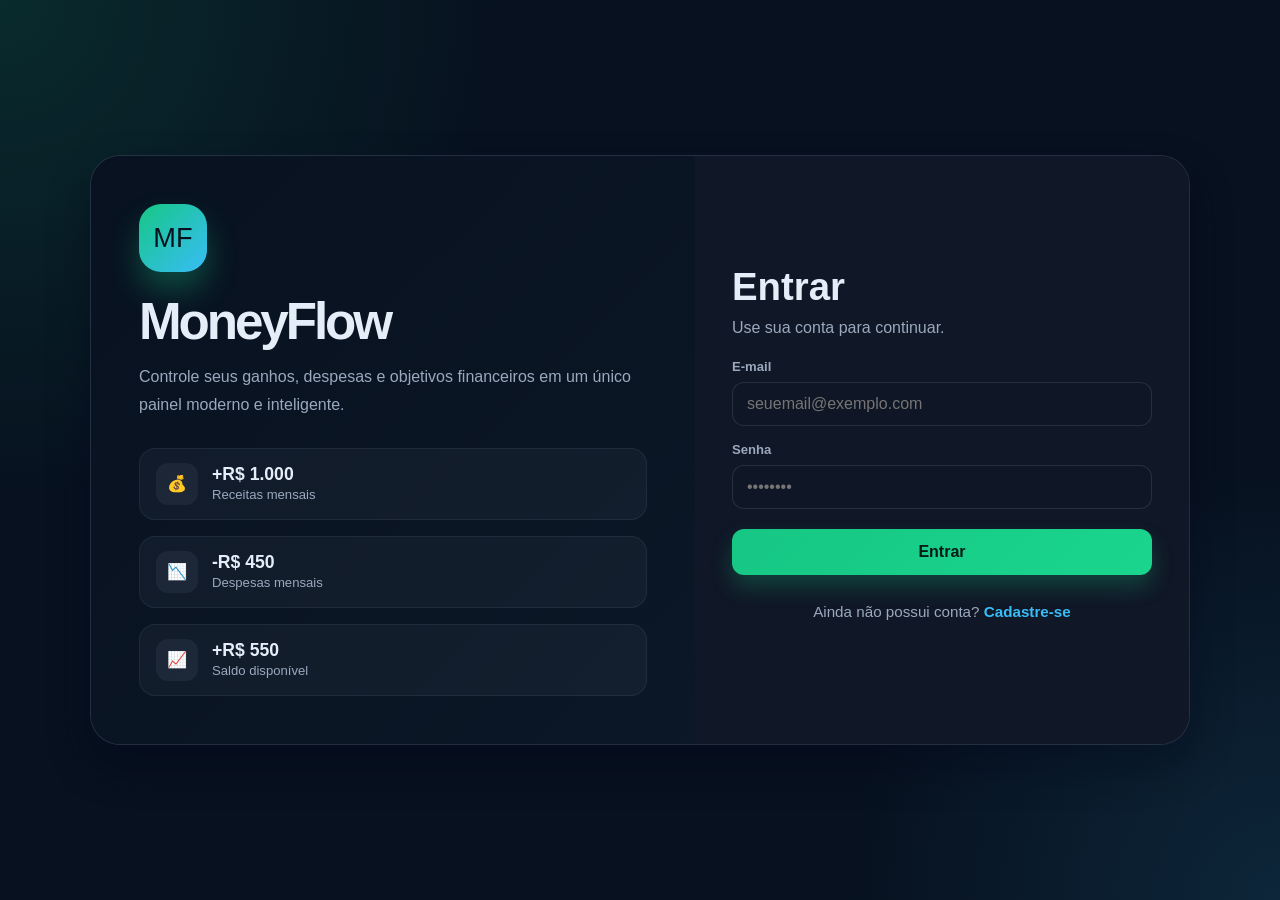
<file: index.html>
<!DOCTYPE html>
<html lang="pt-BR">
  <head>
    <meta charset="UTF-8" />
    <meta name="viewport" content="width=device-width, initial-scale=1.0" />
    <title>MoneyFlow</title>
    <link rel="icon" href="assets/icons/favicon.svg" type="image/svg+xml" />
    <script>
      const currentUser = JSON.parse(localStorage.getItem('moneyflow_current_user') || 'null');
      if (currentUser) {
        window.location.href = 'pages/dashboard.html';
      } else {
        window.location.href = 'pages/login.html';
      }
    </script>
  </head>
  <body></body>
</html>
</file>
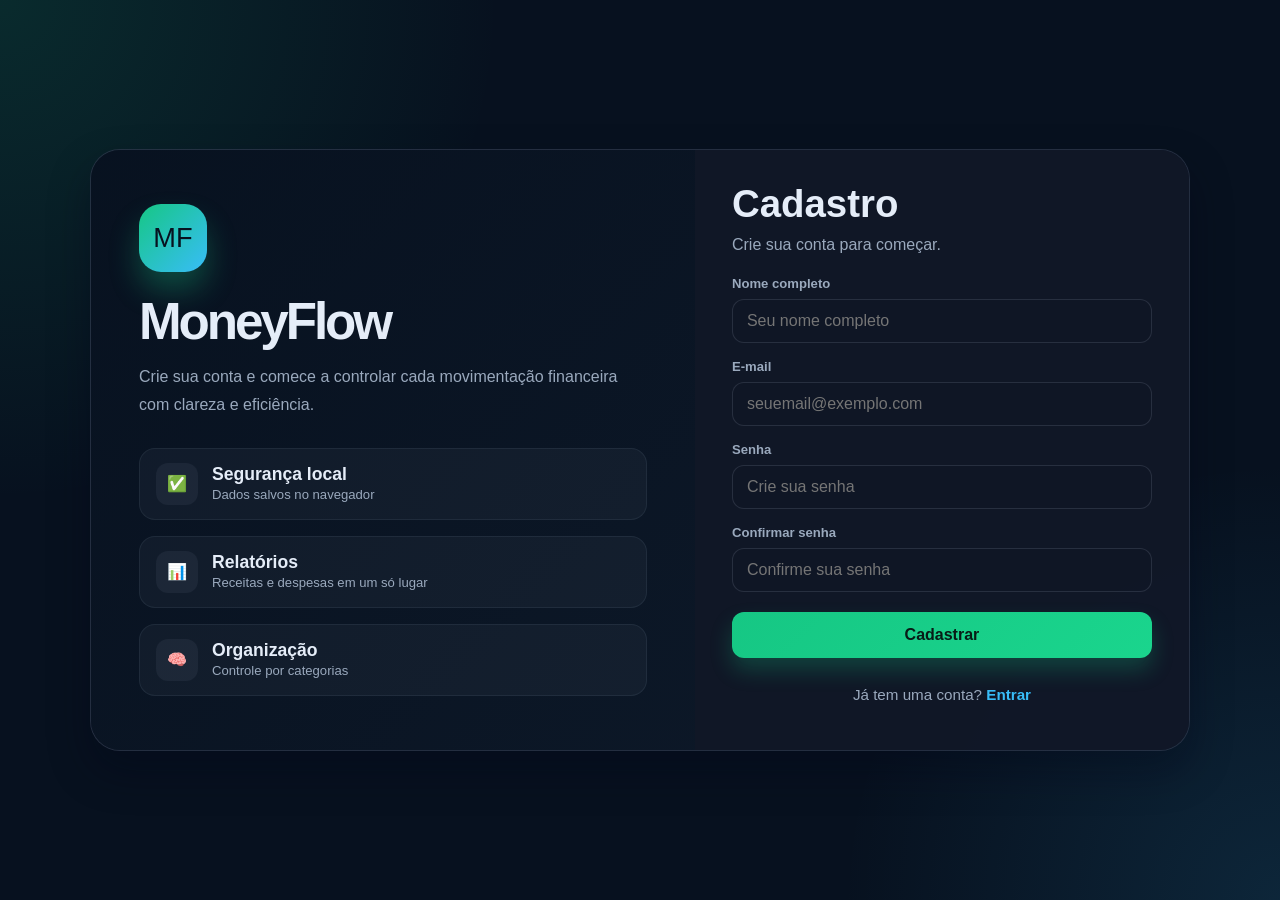
<file: pages/cadastro.html>
<!DOCTYPE html>
<html lang="pt-BR">
  <head>
    <meta charset="UTF-8" />
    <meta name="viewport" content="width=device-width, initial-scale=1.0" />
    <title>MoneyFlow | Cadastro</title>
    <link rel="stylesheet" href="../css/style.css" />
    <link rel="stylesheet" href="../css/auth.css" />
    <link rel="stylesheet" href="../css/responsive.css" />
  </head>
  <body class="auth-body" data-theme="dark">
    <div class="auth-shell">
      <div class="auth-branding">
        <div class="brand-mark">MF</div>
        <h1>MoneyFlow</h1>
        <p>Crie sua conta e comece a controlar cada movimentação financeira com clareza e eficiência.</p>

        <div class="auth-stat-list">
          <div class="auth-stat">
            <div class="stat-icon">✅</div>
            <div>
              <strong>Segurança local</strong>
              <span>Dados salvos no navegador</span>
            </div>
          </div>
          <div class="auth-stat">
            <div class="stat-icon">📊</div>
            <div>
              <strong>Relatórios</strong>
              <span>Receitas e despesas em um só lugar</span>
            </div>
          </div>
          <div class="auth-stat">
            <div class="stat-icon">🧠</div>
            <div>
              <strong>Organização</strong>
              <span>Controle por categorias</span>
            </div>
          </div>
        </div>
      </div>

      <div class="auth-form-panel">
        <div class="auth-card">
          <div class="auth-header">
            <h2>Cadastro</h2>
            <p>Crie sua conta para começar.</p>
          </div>

          <form id="registerForm" class="auth-form" novalidate>
            <div class="form-group">
              <label for="registerName">Nome completo</label>
              <input id="registerName" type="text" placeholder="Seu nome completo" required />
            </div>

            <div class="form-group">
              <label for="registerEmail">E-mail</label>
              <input id="registerEmail" type="email" placeholder="seuemail@exemplo.com" required />
            </div>

            <div class="form-group">
              <label for="registerPassword">Senha</label>
              <input id="registerPassword" type="password" placeholder="Crie sua senha" required />
            </div>

            <div class="form-group">
              <label for="registerConfirmPassword">Confirmar senha</label>
              <input id="registerConfirmPassword" type="password" placeholder="Confirme sua senha" required />
            </div>

            <div class="auth-actions">
              <button type="submit" class="primary-btn">Cadastrar</button>
              <p class="auth-link">Já tem uma conta? <a href="login.html">Entrar</a></p>
            </div>
          </form>
        </div>
      </div>
    </div>

    <div id="toastContainer" class="toast-container" aria-live="polite"></div>

    <script src="../js/storage.js"></script>
    <script src="../js/app.js"></script>
    <script src="../js/auth.js"></script>
  </body>
</html>
</file>
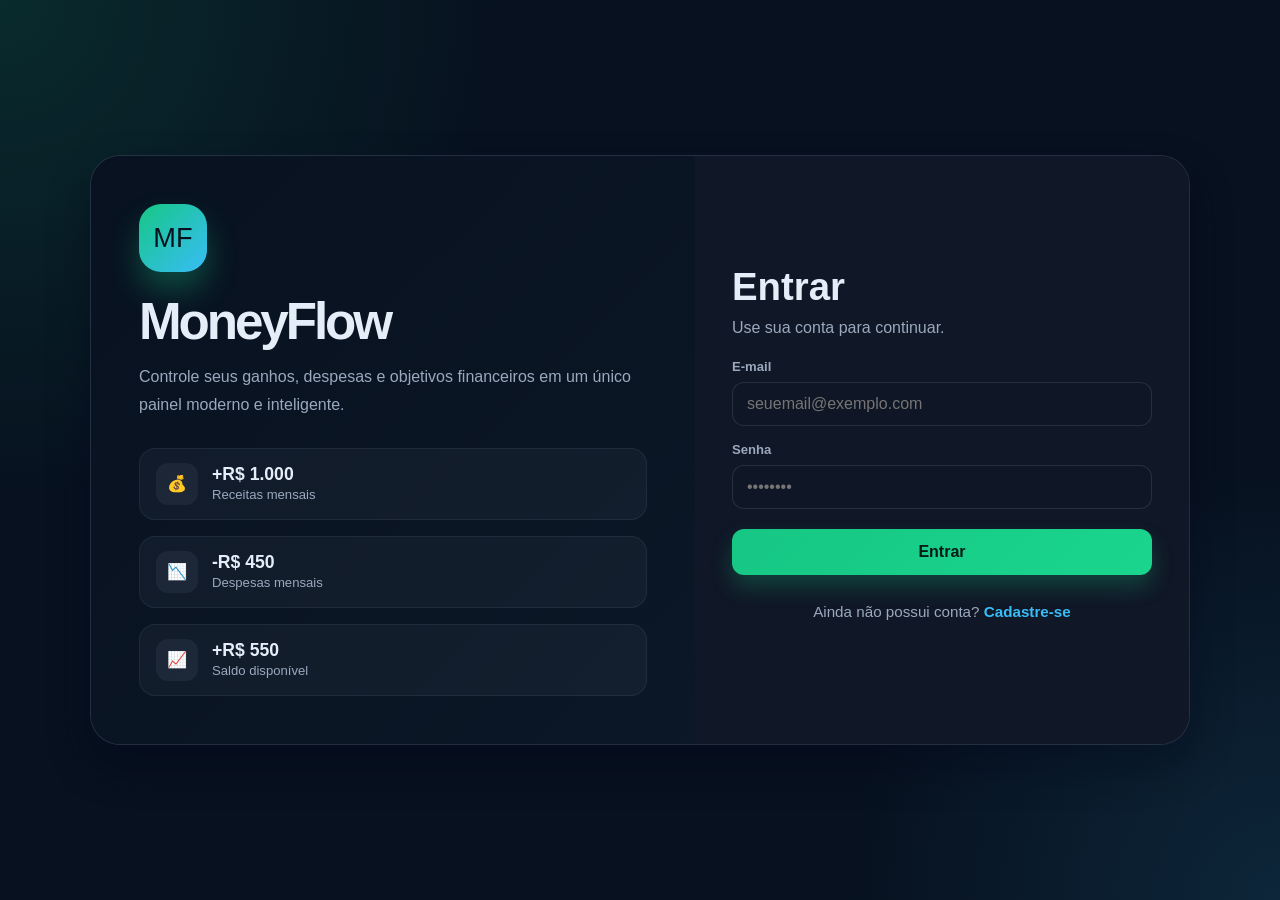
<file: pages/categorias.html>
<!DOCTYPE html>
<html lang="pt-BR">
  <head>
    <meta charset="UTF-8" />
    <meta name="viewport" content="width=device-width, initial-scale=1.0" />
    <title>MoneyFlow | Categorias</title>
    <link rel="stylesheet" href="../css/style.css" />
    <link rel="stylesheet" href="../css/dashboard.css" />
    <link rel="stylesheet" href="../css/responsive.css" />
  </head>
  <body data-theme="dark">
    <div class="app-shell">
      <aside class="sidebar">
        <div class="brand">
          <div class="brand-badge">MF</div>
          <div class="brand-text">MoneyFlow</div>
        </div>

        <nav class="sidebar-nav">
          <a href="dashboard.html" class="nav-link active"><span class="icon">📊</span>MoneyFlow</a>
        </nav>

        <div class="sidebar-footer">
          <div class="user-mini">
            <div class="avatar" data-user-initials>U</div>
            <div>
              <strong data-user-name>Usuário</strong>
              <small>Conta ativa</small>
            </div>
          </div>
          <button class="secondary-btn" data-action="logout" style="width:100%;">Sair</button>
        </div>
      </aside>

      <main class="main-panel">
        <div class="topbar">
          <div>
            <h1 class="page-title">Categorias</h1>
          </div>

          <div class="topbar-actions">
            <button class="theme-toggle" data-theme-toggle aria-label="Alternar tema">☀️</button>
          </div>
        </div>

        <div class="page-header-card">
          <div>
            <h2>Organize suas categorias</h2>
            <div class="summary-mini">Crie, edite e mantenha seus grupos financeiros</div>
          </div>
        </div>

        <div class="tool-grid">
          <section class="content-card form-panel">
            <div class="card-header">
              <h3 id="categoryTitle">Nova categoria</h3>
            </div>

            <form id="categoryForm" novalidate>
              <input type="hidden" id="categoryId" />

              <div class="form-group">
                <label for="categoryName">Nome da categoria</label>
                <input id="categoryName" type="text" placeholder="Ex.: Salário, Mercado, Transporte" required />
              </div>

              <div class="form-grid">
                <div class="form-group">
                  <label for="categoryType">Tipo</label>
                  <select id="categoryType">
                    <option value="income">Receita</option>
                    <option value="expense">Despesa</option>
                  </select>
                </div>

                <div class="form-group">
                  <label for="categoryIcon">Ícone</label>
                  <input id="categoryIcon" type="text" value="💼" placeholder="💼" />
                </div>

                <div class="form-group full">
                  <label for="categoryColor">Cor</label>
                  <input id="categoryColor" type="color" value="#16c784" />
                </div>
              </div>

              <div class="form-actions" style="margin-top:18px;">
                <button type="submit" class="primary-btn"><span id="categorySubmitText">Adicionar categoria</span></button>
                <button type="button" class="secondary-btn hidden" id="cancelEditCategory">Cancelar</button>
              </div>
            </form>
          </section>

          <section class="content-card">
            <div class="card-header">
              <h3>Categorias cadastradas</h3>
            </div>
            <div id="categoryList" class="category-list"></div>
          </section>
        </div>
      </main>
    </div>

    <div id="toastContainer" class="toast-container" aria-live="polite"></div>

    <script src="../js/storage.js"></script>
    <script src="../js/app.js"></script>
    <script src="../js/categories.js"></script>
  </body>
</html>
</file>
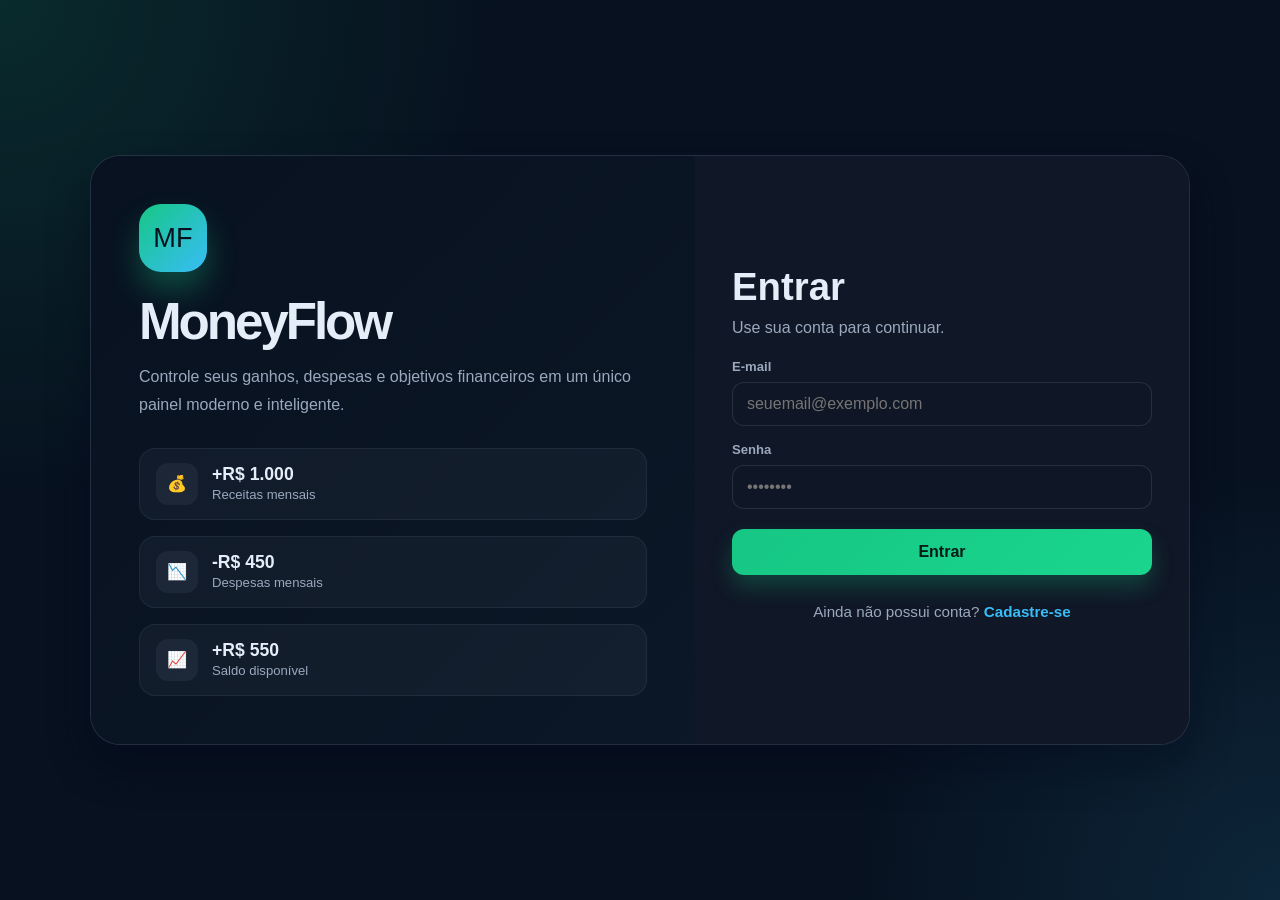
<file: pages/conversor.html>
<!DOCTYPE html>
<html lang="pt-BR">
  <head>
    <meta charset="UTF-8" />
    <meta name="viewport" content="width=device-width, initial-scale=1.0" />
    <title>MoneyFlow | Conversor de moedas</title>
    <link rel="stylesheet" href="../css/style.css" />
    <link rel="stylesheet" href="../css/dashboard.css" />
    <link rel="stylesheet" href="../css/responsive.css" />
  </head>
  <body data-theme="dark">
    <div class="app-shell">
      <aside class="sidebar">
        <div class="brand"><div class="brand-badge">MF</div><div class="brand-text">MoneyFlow</div></div>
        <nav class="sidebar-nav"><a href="dashboard.html" class="nav-link"><span class="icon">📊</span>Dashboard</a></nav>
        <div class="sidebar-footer">
          <div class="user-mini"><div class="avatar" data-user-initials>U</div><div><strong data-user-name>Usuário</strong><small>Conta ativa</small></div></div>
          <button class="secondary-btn" data-action="logout" style="width:100%;">Sair</button>
        </div>
      </aside>
      <main class="main-panel">
        <div class="topbar"><h1 class="page-title">Conversor de moedas</h1><div class="topbar-actions"><button class="theme-toggle" data-theme-toggle aria-label="Alternar tema">☀️</button></div></div>
        <div class="page-header-card"><div><h2>Consulte uma conversão estimada</h2><div class="summary-mini">As taxas de referência são consultadas online; é necessária conexão com a internet.</div></div></div>
        <section class="content-card" style="max-width:820px;">
          <form id="currencyForm" novalidate>
            <div class="form-grid">
              <div class="form-group full"><label for="currencyAmount">Valor</label><input id="currencyAmount" type="number" min="0.01" step="0.01" value="1" required /></div>
              <div class="form-group"><label for="currencyFrom">Moeda de origem</label><select id="currencyFrom"><option value="BRL">BRL — Real brasileiro</option><option value="USD">USD — Dólar americano</option><option value="EUR">EUR — Euro</option><option value="GBP">GBP — Libra esterlina</option><option value="CAD">CAD — Dólar canadense</option><option value="AUD">AUD — Dólar australiano</option><option value="CHF">CHF — Franco suíço</option><option value="JPY">JPY — Iene japonês</option><option value="MXN">MXN — Peso mexicano</option><option value="ARS">ARS — Peso argentino</option></select></div>
              <div class="form-group"><label for="currencyTo">Moeda de destino</label><select id="currencyTo"><option value="USD">USD — Dólar americano</option><option value="BRL">BRL — Real brasileiro</option><option value="EUR">EUR — Euro</option><option value="GBP">GBP — Libra esterlina</option><option value="CAD">CAD — Dólar canadense</option><option value="AUD">AUD — Dólar australiano</option><option value="CHF">CHF — Franco suíço</option><option value="JPY">JPY — Iene japonês</option><option value="MXN">MXN — Peso mexicano</option><option value="ARS">ARS — Peso argentino</option></select></div>
            </div>
            <div class="form-actions"><button class="primary-btn" id="convertCurrency" type="submit">Converter</button><button class="secondary-btn" id="reverseCurrencies" type="button" aria-label="Inverter moedas">Inverter</button><button class="secondary-btn" id="retryCurrency" type="button">Tentar novamente</button></div>
          </form>
          <div class="converter-result" aria-live="polite" style="margin-top:22px;"><span>Resultado estimado</span><strong id="currencyResult">Aguardando conversão</strong></div>
          <p id="currencyRate" class="summary-mini" style="margin-top:16px;"></p>
          <p id="currencyUpdatedAt" class="inline-note"></p>
          <p id="currencyStatus" class="inline-note">Fonte: Frankfurter (frankfurter.dev). Taxas de referência, não cotações finais de bancos ou casas de câmbio.</p>
        </section>
      </main>
    </div>
    <div id="toastContainer" class="toast-container" aria-live="polite"></div>
    <script src="../js/storage.js"></script>
    <script src="../js/app.js"></script>
    <script src="../js/currency.js"></script>
  </body>
</html>
</file>
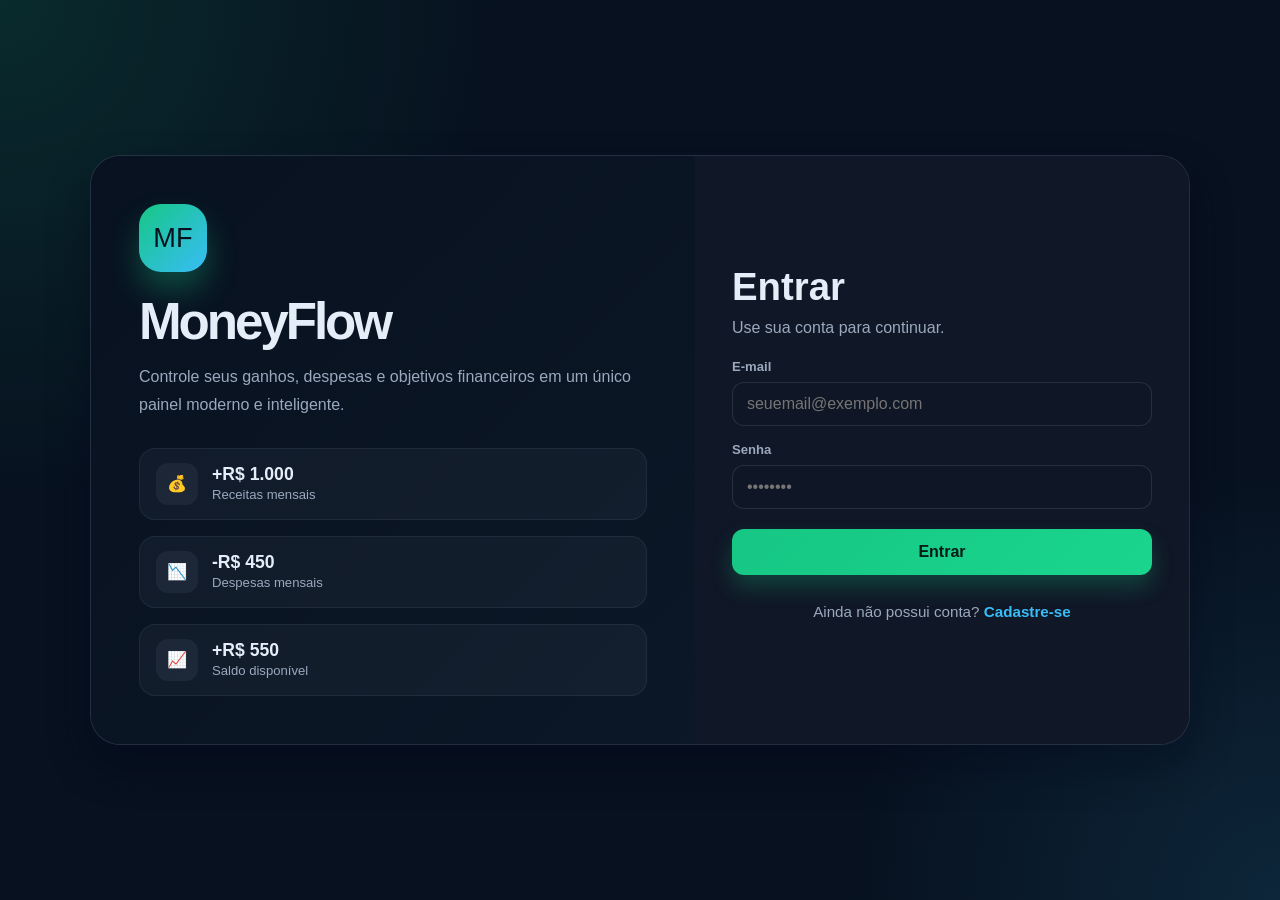
<file: pages/dashboard.html>
<!DOCTYPE html>
<html lang="pt-BR">
  <head>
    <meta charset="UTF-8" />
    <meta name="viewport" content="width=device-width, initial-scale=1.0" />
    <title>MoneyFlow | Dashboard</title>
    <link rel="stylesheet" href="../css/style.css" />
    <link rel="stylesheet" href="../css/dashboard.css" />
    <link rel="stylesheet" href="../css/responsive.css" />
  </head>
  <body data-theme="dark">
    <div class="app-shell">
      <aside class="sidebar">
        <div class="brand">
          <div class="brand-badge">MF</div>
          <div class="brand-text">MoneyFlow</div>
        </div>

        <nav class="sidebar-nav">
          <a href="dashboard.html" class="nav-link active"><span class="icon">📊</span>MoneyFlow</a>
        </nav>

        <div class="sidebar-footer">
          <div class="user-mini">
            <div class="avatar" data-user-initials>U</div>
            <div>
              <strong data-user-name>Usuário</strong>
              <small>Conta ativa</small>
            </div>
          </div>
          <button class="secondary-btn" data-action="logout" style="width:100%;">Sair</button>
        </div>
      </aside>

      <main class="main-panel" id="dashboardSummary">
        <div class="topbar">
          <div>
            <h1 class="page-title">Dashboard</h1>
          </div>

          <div class="topbar-actions">
            <button class="theme-toggle" data-theme-toggle aria-label="Alternar tema">☀️</button>
          </div>
        </div>

        <div class="page-header-card">
          <div>
            <h2>Resumo financeiro</h2>
            <div class="summary-mini">Última atualização: <strong data-current-date>Hoje</strong></div>
          </div>
          <button class="primary-btn" onclick="window.location.href='movimentacoes.html'">Nova movimentação</button>
        </div>

        <div class="stats-grid">
          <div class="stat-card income">
            <div class="stat-top">
              <span>Receitas</span>
              <span class="stat-icon">📈</span>
            </div>
            <div class="stat-value" id="totalIncome">R$ 0,00</div>
            <div class="stat-trend">Total de entradas</div>
          </div>

          <div class="stat-card expense">
            <div class="stat-top">
              <span>Despesas</span>
              <span class="stat-icon">📉</span>
            </div>
            <div class="stat-value" id="totalExpenses">R$ 0,00</div>
            <div class="stat-trend">Total de saídas</div>
          </div>

          <div class="stat-card balance">
            <div class="stat-top">
              <span>Saldo</span>
              <span class="stat-icon">💰</span>
            </div>
            <div class="stat-value" id="totalBalance">R$ 0,00</div>
            <div class="stat-trend">Disponível</div>
          </div>

          <div class="stat-card transfers">
            <div class="stat-top">
              <span>Movimentações</span>
              <span class="stat-icon">🧾</span>
            </div>
            <div class="stat-value" id="totalTransactions">0</div>
            <div class="stat-trend">Registros cadastrados</div>
          </div>
        </div>

        <div class="content-grid">
          <section class="chart-card">
            <div class="card-header">
              <h3>Receitas e despesas</h3>
            </div>
            <div class="chart-wrap"><canvas id="incomeExpenseChart" height="260"></canvas></div>
          </section>

          <section class="panel-card">
            <div class="card-header">
              <h3>Despesas por categoria</h3>
            </div>
            <div class="chart-wrap" style="height:260px;"><canvas id="categoryChart" height="260"></canvas></div>
          </section>
        </div>

        <div class="content-grid">
          <section class="content-card">
            <div class="card-header">
              <h3>Movimentações recentes</h3>
              <a href="movimentacoes.html" class="secondary-btn">Ver tudo</a>
            </div>
            <div id="recentTransactionsContainer"></div>
          </section>

          <section class="content-card">
            <div class="card-header">
              <h3>Resumo mensal</h3>
            </div>
            <div id="monthlySummaryContainer"></div>
          </section>
        </div>
      </main>
    </div>

    <div id="toastContainer" class="toast-container" aria-live="polite"></div>

    <script src="../js/storage.js"></script>
    <script src="../js/app.js"></script>
    <script src="../js/dashboard.js"></script>
  </body>
</html>
</file>
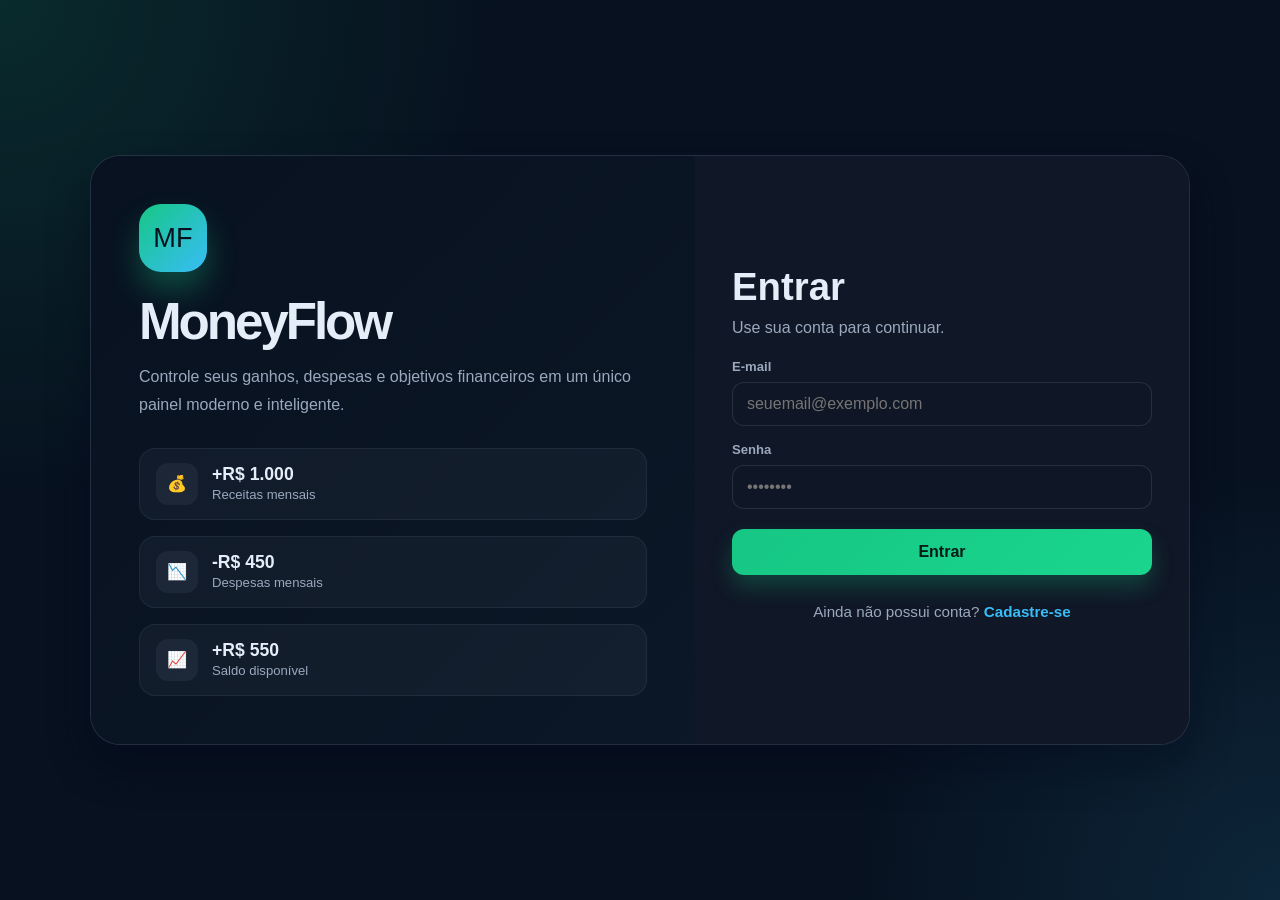
<file: pages/dicas.html>
<!DOCTYPE html>
<html lang="pt-BR">
  <head>
    <meta charset="UTF-8" />
    <meta name="viewport" content="width=device-width, initial-scale=1.0" />
    <title>MoneyFlow | Dicas de economia</title>
    <link rel="stylesheet" href="../css/style.css" />
    <link rel="stylesheet" href="../css/dashboard.css" />
    <link rel="stylesheet" href="../css/responsive.css" />
  </head>
  <body data-theme="dark">
    <div class="app-shell">
      <aside class="sidebar">
        <div class="brand"><div class="brand-badge">MF</div><div class="brand-text">MoneyFlow</div></div>
        <nav class="sidebar-nav"><a href="dashboard.html" class="nav-link"><span class="icon">📊</span>Dashboard</a></nav>
        <div class="sidebar-footer">
          <div class="user-mini"><div class="avatar" data-user-initials>U</div><div><strong data-user-name>Usuário</strong><small>Conta ativa</small></div></div>
          <button class="secondary-btn" data-action="logout" style="width:100%;">Sair</button>
        </div>
      </aside>
      <main class="main-panel">
        <div class="topbar"><h1 class="page-title">Dicas de economia</h1><div class="topbar-actions"><button class="theme-toggle" data-theme-toggle aria-label="Alternar tema">☀️</button></div></div>
        <div class="page-header-card"><div><h2>Educação financeira no dia a dia</h2><div class="summary-mini">Orientações gerais para organizar escolhas e acompanhar seu orçamento.</div></div></div>
        <section class="content-card" style="margin-bottom:24px;"><div class="card-header"><h2>Análise dos seus registros</h2></div><p id="financialInsight" class="summary-mini" style="line-height:1.6;"></p><small class="inline-note">Sugestão automática com base nos dados salvos localmente; não é recomendação de investimento.</small></section>
        <div class="tip-list" id="financialTips"></div>
      </main>
    </div>
    <script src="../js/storage.js"></script>
    <script src="../js/app.js"></script>
    <script src="../js/tips.js"></script>
  </body>
</html>
</file>
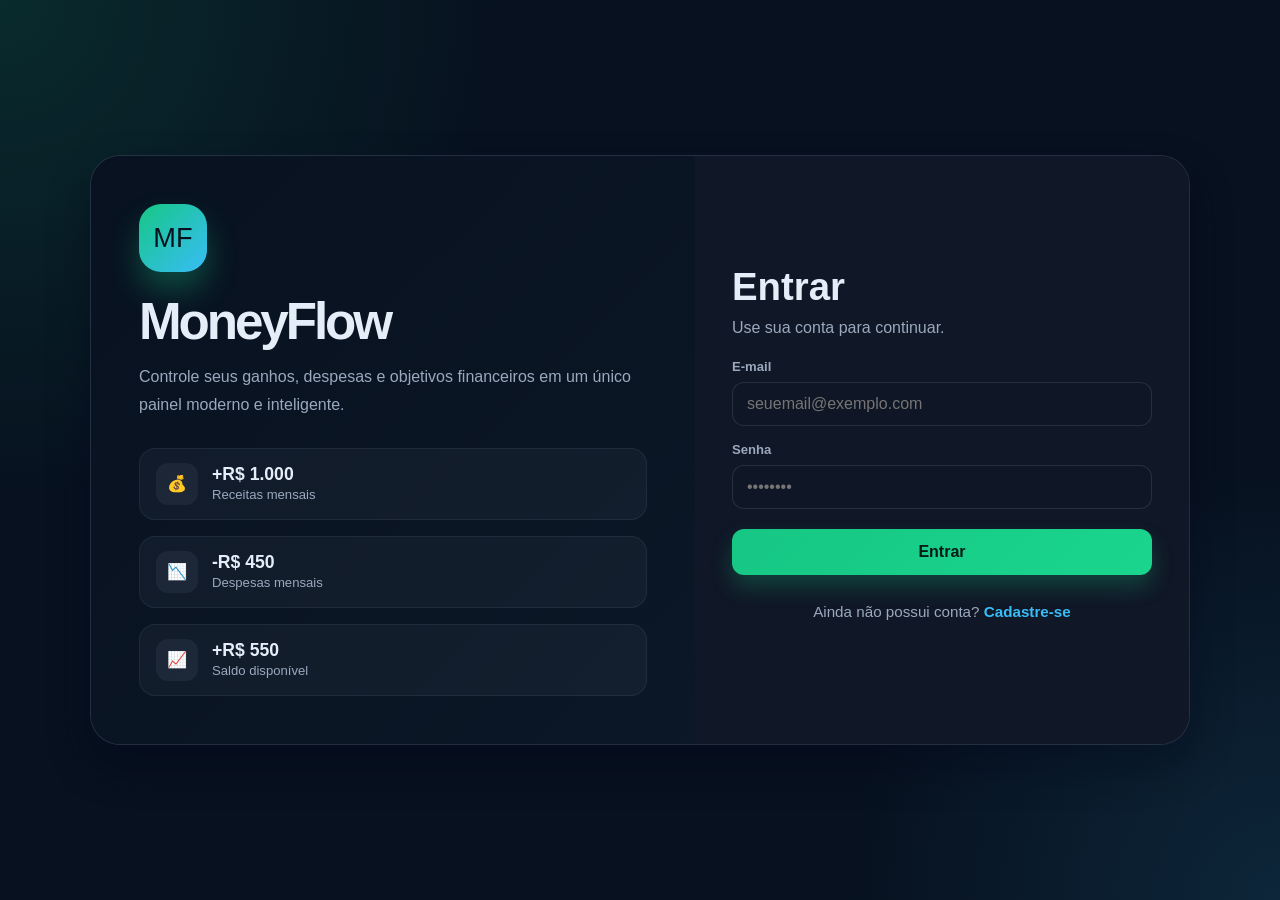
<file: pages/login.html>
<!DOCTYPE html>
<html lang="pt-BR">
  <head>
    <meta charset="UTF-8" />
    <meta name="viewport" content="width=device-width, initial-scale=1.0" />
    <title>MoneyFlow | Login</title>
    <link rel="stylesheet" href="../css/style.css" />
    <link rel="stylesheet" href="../css/auth.css" />
    <link rel="stylesheet" href="../css/responsive.css" />
  </head>
  <body class="auth-body" data-theme="dark">
    <div class="auth-shell">
      <div class="auth-branding">
        <div class="brand-mark">MF</div>
        <h1>MoneyFlow</h1>
        <p>Controle seus ganhos, despesas e objetivos financeiros em um único painel moderno e inteligente.</p>

        <div class="auth-stat-list">
          <div class="auth-stat">
            <div class="stat-icon">💰</div>
            <div>
              <strong>+R$ 1.000</strong>
              <span>Receitas mensais</span>
            </div>
          </div>
          <div class="auth-stat">
            <div class="stat-icon">📉</div>
            <div>
              <strong>-R$ 450</strong>
              <span>Despesas mensais</span>
            </div>
          </div>
          <div class="auth-stat">
            <div class="stat-icon">📈</div>
            <div>
              <strong>+R$ 550</strong>
              <span>Saldo disponível</span>
            </div>
          </div>
        </div>
      </div>

      <div class="auth-form-panel">
        <div class="auth-card">
          <div class="auth-header">
            <h2>Entrar</h2>
            <p>Use sua conta para continuar.</p>
          </div>

          <form id="loginForm" class="auth-form" novalidate>
            <div class="form-group">
              <label for="loginEmail">E-mail</label>
              <input id="loginEmail" type="email" placeholder="seuemail@exemplo.com" required />
            </div>

            <div class="form-group">
              <label for="loginPassword">Senha</label>
              <input id="loginPassword" type="password" placeholder="••••••••" required />
            </div>

            <div class="auth-actions">
              <button type="submit" class="primary-btn">Entrar</button>
              <p class="auth-link">Ainda não possui conta? <a href="cadastro.html">Cadastre-se</a></p>
            </div>
          </form>
        </div>
      </div>
    </div>

    <div id="toastContainer" class="toast-container" aria-live="polite"></div>

    <script src="../js/storage.js"></script>
    <script src="../js/app.js"></script>
    <script src="../js/auth.js"></script>
  </body>
</html>
</file>
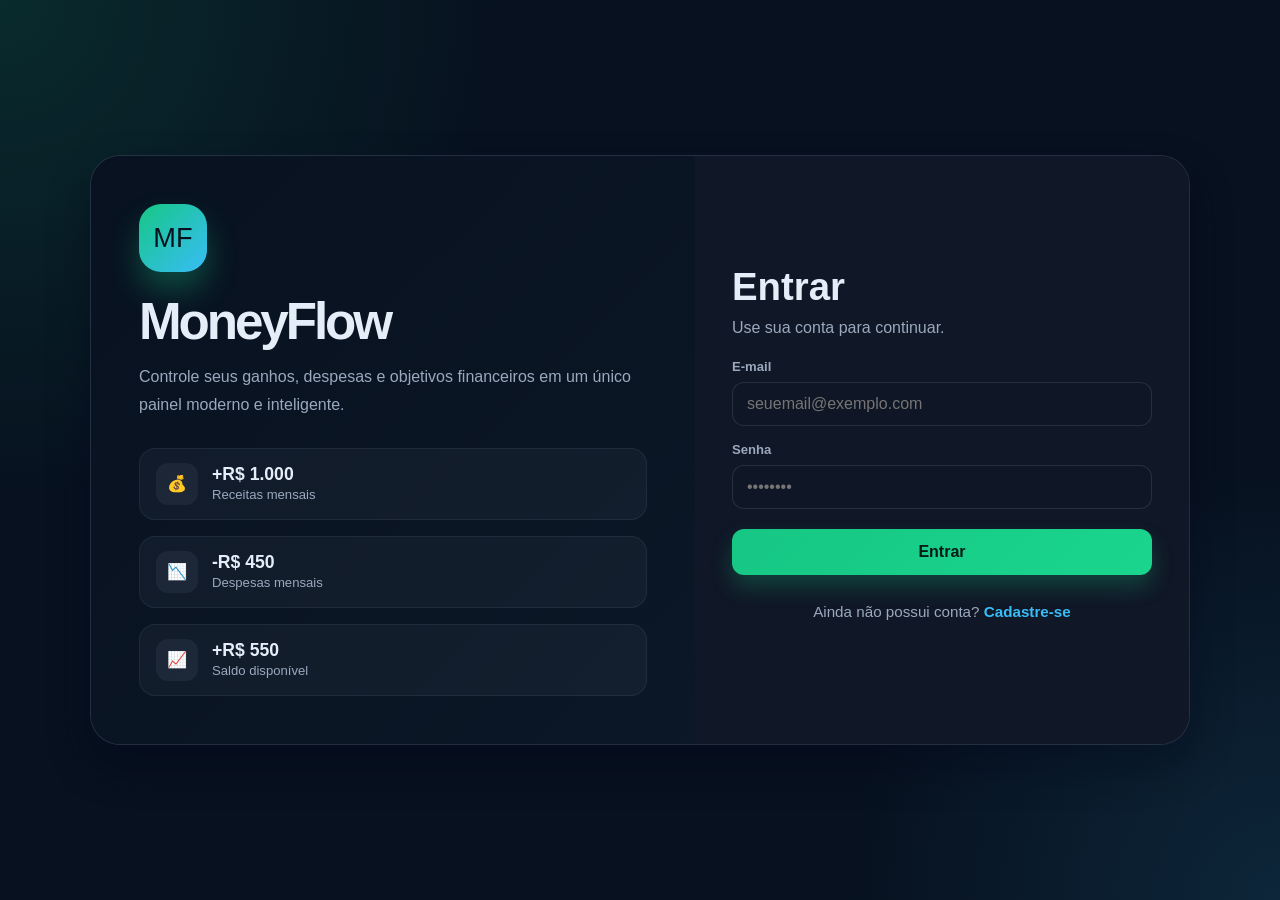
<file: pages/metas.html>
<!DOCTYPE html>
<html lang="pt-BR">
  <head>
    <meta charset="UTF-8" />
    <meta name="viewport" content="width=device-width, initial-scale=1.0" />
    <title>MoneyFlow | Metas</title>
    <link rel="stylesheet" href="../css/style.css" />
    <link rel="stylesheet" href="../css/dashboard.css" />
    <link rel="stylesheet" href="../css/responsive.css" />
  </head>
  <body data-theme="dark">
    <div class="app-shell">
      <aside class="sidebar">
        <div class="brand"><div class="brand-badge">MF</div><div class="brand-text">MoneyFlow</div></div>
        <nav class="sidebar-nav"><a href="dashboard.html" class="nav-link"><span class="icon">📊</span>Dashboard</a></nav>
        <div class="sidebar-footer">
          <div class="user-mini"><div class="avatar" data-user-initials>U</div><div><strong data-user-name>Usuário</strong><small>Conta ativa</small></div></div>
          <button class="secondary-btn" data-action="logout" style="width:100%;">Sair</button>
        </div>
      </aside>
      <main class="main-panel">
        <div class="topbar"><h1 class="page-title">Metas e caixinhas</h1><div class="topbar-actions"><button class="theme-toggle" data-theme-toggle aria-label="Alternar tema">☀️</button></div></div>
        <div class="page-header-card"><div><h2>Guarde para seus objetivos</h2><div class="summary-mini">Valores reservados são controles internos; não movimentam uma conta bancária.</div></div></div>
        <div class="tool-grid">
          <section class="content-card form-panel">
            <div class="card-header"><h2 id="goalFormTitle">Nova meta</h2></div>
            <form id="goalForm" novalidate>
              <input type="hidden" id="goalId" />
              <div class="form-group"><label for="goalName">Nome do objetivo</label><input id="goalName" type="text" required placeholder="Ex.: Viagem, curso, veículo" /></div>
              <div class="form-group" style="margin-top:14px;"><label for="goalDescription">Descrição (opcional)</label><textarea id="goalDescription" rows="2" placeholder="Detalhes do objetivo"></textarea></div>
              <div class="form-grid" style="margin-top:14px;">
                <div class="form-group"><label for="goalTarget">Valor desejado</label><input id="goalTarget" type="number" min="0.01" step="0.01" required /></div>
                <div class="form-group"><label for="goalSaved">Valor já reservado</label><input id="goalSaved" type="number" min="0" step="0.01" value="0" /></div>
                <div class="form-group full"><label for="goalDate">Prazo desejado (opcional)</label><input id="goalDate" type="date" /></div>
              </div>
              <div class="form-actions"><button type="submit" class="primary-btn"><span id="goalSubmitText">Criar meta</span></button><button type="button" class="secondary-btn hidden" id="cancelGoalEdit">Cancelar edição</button></div>
            </form>
          </section>
          <section class="content-card form-panel">
            <div class="card-header"><h2>Movimentar uma caixinha</h2></div>
            <form id="goalMovementForm" novalidate>
              <div class="form-group"><label for="goalMovementTarget">Meta</label><select id="goalMovementTarget"></select></div>
              <div class="form-group" style="margin-top:14px;"><label for="goalMovementAmount">Valor</label><input id="goalMovementAmount" type="number" min="0.01" step="0.01" required /></div>
              <div class="form-actions" id="goalMovementActions"><button type="button" class="primary-btn" data-goal-operation="deposit">Adicionar</button><button type="button" class="secondary-btn" data-goal-operation="withdraw">Retirar</button></div>
            </form>
            <p class="inline-note">Adicionar ou retirar valores não cria receitas nem despesas no histórico financeiro.</p>
          </section>
        </div>
        <section class="content-card"><div class="card-header"><h2>Suas metas</h2></div><div class="goal-list" id="goalList"></div></section>
      </main>
    </div>
    <div id="toastContainer" class="toast-container" aria-live="polite"></div>
    <script src="../js/storage.js"></script>
    <script src="../js/app.js"></script>
    <script src="../js/goals.js"></script>
  </body>
</html>
</file>
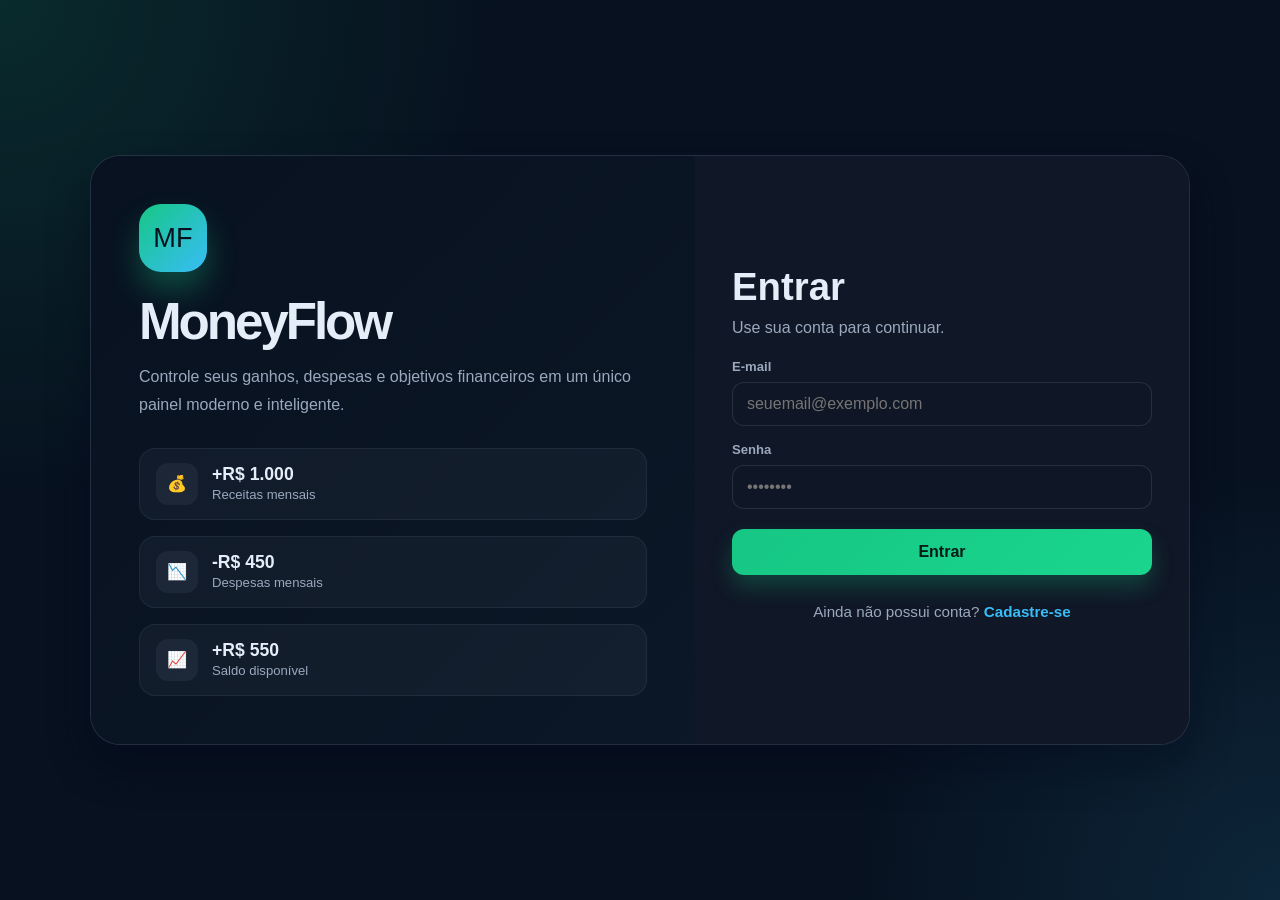
<file: pages/movimentacoes.html>
<!DOCTYPE html>
<html lang="pt-BR">
  <head>
    <meta charset="UTF-8" />
    <meta name="viewport" content="width=device-width, initial-scale=1.0" />
    <title>MoneyFlow | Movimentações</title>
    <link rel="stylesheet" href="../css/style.css" />
    <link rel="stylesheet" href="../css/dashboard.css" />
    <link rel="stylesheet" href="../css/responsive.css" />
  </head>
  <body data-theme="dark">
    <div class="app-shell">
      <aside class="sidebar">
        <div class="brand">
          <div class="brand-badge">MF</div>
          <div class="brand-text">MoneyFlow</div>
        </div>

        <nav class="sidebar-nav">
          <a href="dashboard.html" class="nav-link active"><span class="icon">📊</span>MoneyFlow</a>
        </nav>

        <div class="sidebar-footer">
          <div class="user-mini">
            <div class="avatar" data-user-initials>U</div>
            <div>
              <strong data-user-name>Usuário</strong>
              <small>Conta ativa</small>
            </div>
          </div>
          <button class="secondary-btn" data-action="logout" style="width:100%;">Sair</button>
        </div>
      </aside>

      <main class="main-panel">
        <div class="topbar">
          <div>
            <h1 class="page-title">Movimentações</h1>
          </div>

          <div class="topbar-actions">
            <button class="theme-toggle" data-theme-toggle aria-label="Alternar tema">☀️</button>
          </div>
        </div>

        <div class="page-header-card">
          <div>
            <h2>Gerencie suas entradas e saídas</h2>
            <div class="summary-mini">Controle financeiro por movimentações</div>
          </div>
        </div>

        <div class="tool-grid">
          <section class="content-card form-panel">
            <div class="card-header">
              <h3 id="transactionTitle">Nova movimentação</h3>
            </div>

            <form id="transactionForm" novalidate>
              <input type="hidden" id="transactionId" />

              <div class="form-grid">
                <div class="form-group">
                  <label for="transactionType">Tipo</label>
                  <select id="transactionType">
                    <option value="income">Receita</option>
                    <option value="expense">Despesa</option>
                  </select>
                </div>

                <div class="form-group">
                  <label for="transactionDescription">Descrição</label>
                  <input id="transactionDescription" type="text" placeholder="Ex.: Salário, mercado, aluguel" required />
                </div>

                <div class="form-group">
                  <label for="transactionValue">Valor</label>
                  <input id="transactionValue" type="number" min="0.01" step="0.01" placeholder="0,00" required />
                </div>

                <div class="form-group">
                  <label for="transactionCategory">Categoria</label>
                  <select id="transactionCategory" required> </select>
                </div>

                <div class="form-group">
                  <label for="transactionDate">Data</label>
                  <input id="transactionDate" type="date" required />
                </div>

                <div class="form-group">
                  <label for="transactionPayment">Forma de pagamento</label>
                  <select id="transactionPayment" required>
                    <option value="">Selecione</option>
                    <option value="Dinheiro">Dinheiro</option>
                    <option value="Cartão de crédito">Cartão de crédito</option>
                    <option value="Cartão de débito">Cartão de débito</option>
                    <option value="Transferência">Transferência</option>
                    <option value="Pix">Pix</option>
                    <option value="Boleto">Boleto</option>
                  </select>
                </div>

                <div class="form-group full">
                  <label for="transactionNotes">Observações</label>
                  <textarea id="transactionNotes" rows="3" placeholder="Detalhes extras da movimentação"></textarea>
                </div>
              </div>

              <div class="form-panel-actions">
                <div class="form-actions">
                  <button type="submit" class="primary-btn"><span id="transactionSubmitText">Adicionar movimentação</span></button>
                  <button type="button" class="secondary-btn hidden" id="cancelEditTransaction">Cancelar</button>
                </div>
              </div>
            </form>
          </section>

          <section class="content-card">
            <div class="card-header">
              <h3>Resumo financeiro</h3>
            </div>
            <div class="total-box" style="margin-bottom: 12px;">
              <span>Receitas</span>
              <strong id="sideIncomeTotal">R$ 0,00</strong>
            </div>
            <div class="total-box expense" style="margin-bottom: 12px;">
              <span>Despesas</span>
              <strong id="sideExpenseTotal">R$ 0,00</strong>
            </div>
            <div class="total-box" style="background:rgba(56,189,248,0.08);border-color:rgba(56,189,248,0.2);">
              <span>Saldo</span>
              <strong id="sideBalanceTotal">R$ 0,00</strong>
            </div>
          </section>
        </div>

        <section class="content-card">
          <div class="list-header">
            <h3 class="section-title">Lista de movimentações</h3>
          </div>

          <div class="filters-panel">
            <div class="form-group">
              <label for="searchInput">Buscar</label>
              <input id="searchInput" type="text" placeholder="Descrição" />
            </div>

            <div class="form-group">
              <label for="typeFilter">Tipo</label>
              <select id="typeFilter">
                <option value="all">Todos</option>
                <option value="income">Receita</option>
                <option value="expense">Despesa</option>
              </select>
            </div>

            <div class="form-group">
              <label for="categoryFilter">Categoria</label>
              <select id="categoryFilter"></select>
            </div>

            <div class="form-group">
              <label for="periodFilter">Período</label>
              <input id="periodFilter" type="month" />
            </div>

            <div class="form-group">
              <label for="sortSelect">Ordenar por</label>
              <select id="sortSelect">
                <option value="date-desc">Data mais recente</option>
                <option value="date-asc">Data mais antiga</option>
                <option value="value-desc">Maior valor</option>
                <option value="value-asc">Menor valor</option>
              </select>
            </div>

            <div class="form-group" style="align-self:flex-end;">
              <button type="button" class="secondary-btn" id="resetFilters">Limpar filtros</button>
            </div>
          </div>

          <div class="table-wrap">
            <table class="data-table">
              <thead>
                <tr>
                  <th>Descrição</th>
                  <th>Categoria</th>
                  <th>Tipo</th>
                  <th>Valor</th>
                  <th>Data</th>
                  <th>Pagamento</th>
                  <th>Ações</th>
                </tr>
              </thead>
              <tbody id="transactionTableBody"></tbody>
            </table>
          </div>
        </section>
      </main>
    </div>

    <div id="toastContainer" class="toast-container" aria-live="polite"></div>

    <script src="../js/storage.js"></script>
    <script src="../js/app.js"></script>
    <script src="../js/transactions.js"></script>
  </body>
</html>
</file>
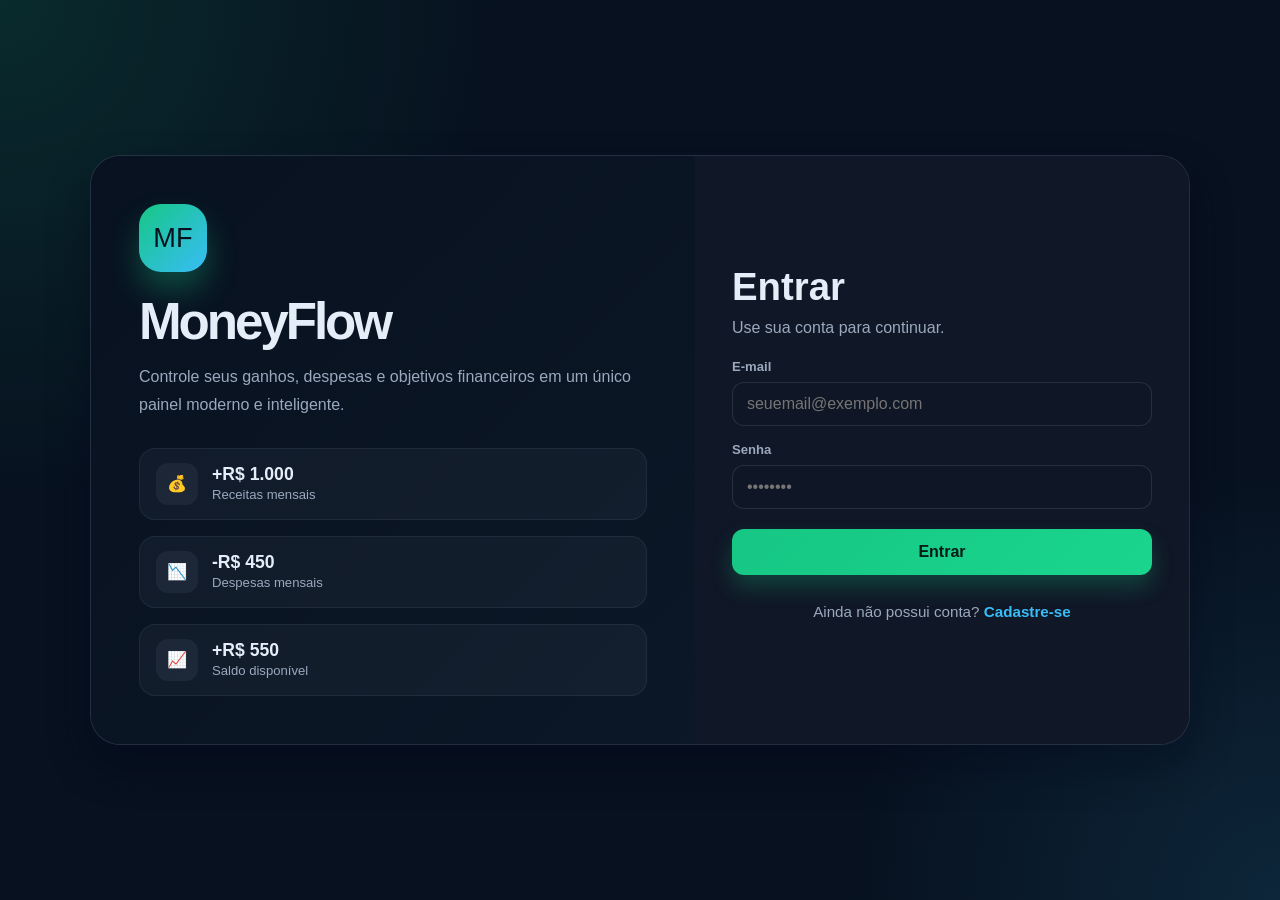
<file: pages/perfil.html>
<!DOCTYPE html>
<html lang="pt-BR">
  <head>
    <meta charset="UTF-8" />
    <meta name="viewport" content="width=device-width, initial-scale=1.0" />
    <title>MoneyFlow | Perfil</title>
    <link rel="stylesheet" href="../css/style.css" />
    <link rel="stylesheet" href="../css/dashboard.css" />
    <link rel="stylesheet" href="../css/responsive.css" />
  </head>
  <body data-theme="dark">
    <div class="app-shell">
      <aside class="sidebar">
        <div class="brand"><div class="brand-badge">MF</div><div class="brand-text">MoneyFlow</div></div>
        <nav class="sidebar-nav"><a href="dashboard.html" class="nav-link"><span class="icon">📊</span>Dashboard</a></nav>
        <div class="sidebar-footer">
          <div class="user-mini"><div class="avatar" data-user-initials>U</div><div><strong data-user-name>Usuário</strong><small>Conta ativa</small></div></div>
          <button class="secondary-btn" data-action="logout" style="width:100%;">Sair</button>
        </div>
      </aside>
      <main class="main-panel">
        <div class="topbar"><h1 class="page-title">Personalização do perfil</h1><div class="topbar-actions"><button class="theme-toggle" data-theme-toggle aria-label="Alternar tema">☀️</button></div></div>
        <div class="page-header-card"><div><h2>Cor de destaque</h2><div class="summary-mini">A preferência é salva somente para esta conta.</div></div></div>
        <section class="content-card profile-settings">
          <div class="profile-preview" id="profilePreview">
            <div class="avatar" data-user-initials>U</div>
            <div><strong data-user-name>Usuário</strong><div class="inline-note">Prévia da identificação do perfil</div></div>
          </div>
          <form id="profileForm">
            <div class="form-group">
              <label>Opções de cor</label>
              <div class="profile-color-options" id="profileColorOptions">
                <button type="button" class="profile-color-option" data-accent="#38bdf8" style="background:#38bdf8" aria-label="Azul-ciano" aria-pressed="false"></button>
                <button type="button" class="profile-color-option" data-accent="#16c784" style="background:#16c784" aria-label="Verde" aria-pressed="false"></button>
                <button type="button" class="profile-color-option" data-accent="#f59e0b" style="background:#f59e0b" aria-label="Âmbar" aria-pressed="false"></button>
                <button type="button" class="profile-color-option" data-accent="#ff5f6d" style="background:#ff5f6d" aria-label="Vermelho" aria-pressed="false"></button>
                <button type="button" class="profile-color-option" data-accent="#a78bfa" style="background:#a78bfa" aria-label="Violeta" aria-pressed="false"></button>
                <button type="button" class="profile-color-option" data-accent="#ec4899" style="background:#ec4899" aria-label="Rosa" aria-pressed="false"></button>
              </div>
            </div>
            <div class="form-group" style="margin-top:18px;max-width:260px;">
              <label for="profileAccent">Cor personalizada</label>
              <input id="profileAccent" type="color" value="#38bdf8" />
            </div>
            <div class="form-actions">
              <button type="submit" class="primary-btn">Salvar cor</button>
              <button type="button" class="secondary-btn" id="resetProfileAccent">Restaurar padrão</button>
            </div>
          </form>
        </section>
      </main>
    </div>
    <div id="toastContainer" class="toast-container" aria-live="polite"></div>
    <script src="../js/storage.js"></script>
    <script src="../js/app.js"></script>
    <script src="../js/profile.js"></script>
  </body>
</html>
</file>
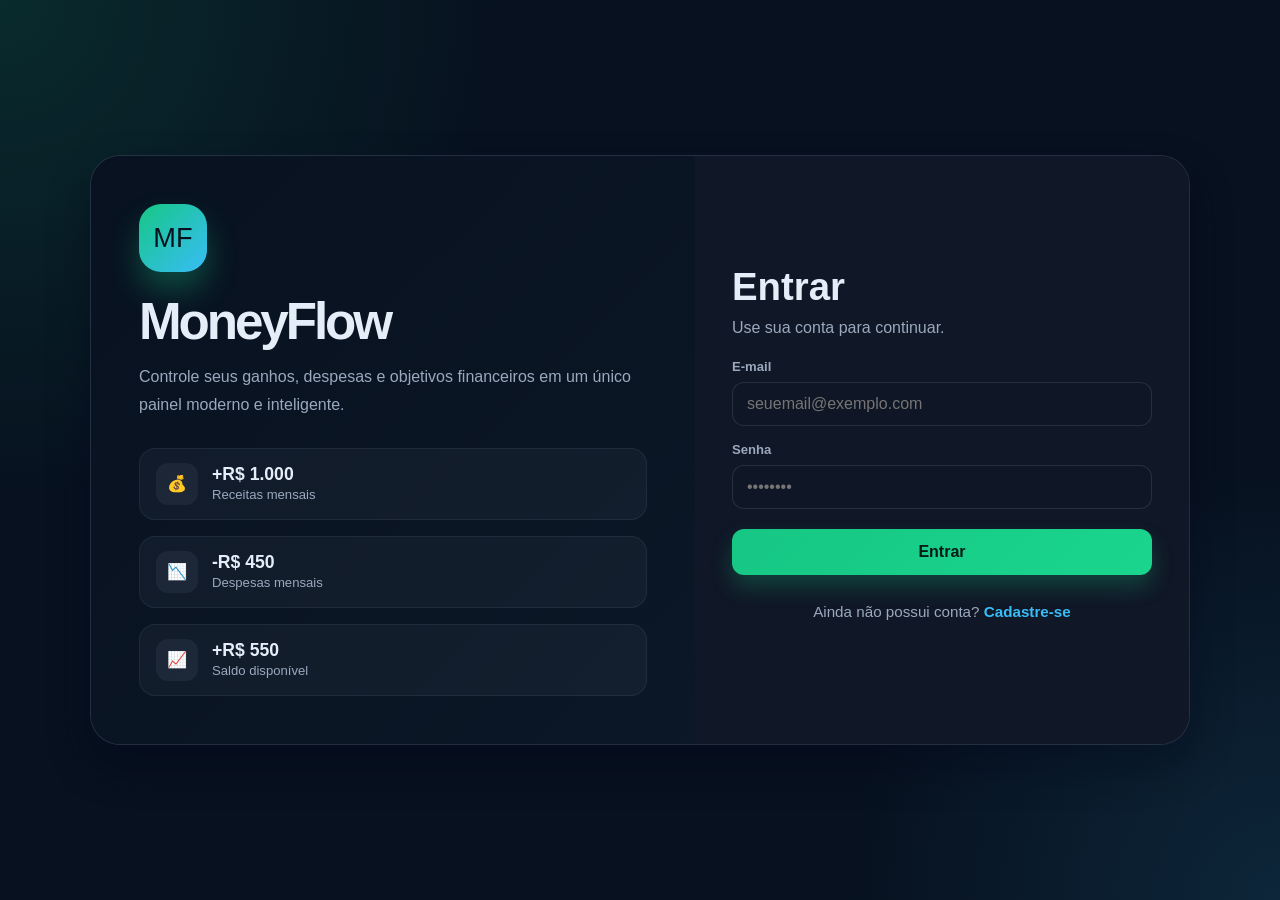
<file: pages/relatorios.html>
<!DOCTYPE html>
<html lang="pt-BR">
  <head>
    <meta charset="UTF-8" />
    <meta name="viewport" content="width=device-width, initial-scale=1.0" />
    <title>MoneyFlow | Relatórios</title>
    <link rel="stylesheet" href="../css/style.css" />
    <link rel="stylesheet" href="../css/dashboard.css" />
    <link rel="stylesheet" href="../css/responsive.css" />
  </head>
  <body data-theme="dark">
    <div class="app-shell">
      <aside class="sidebar">
        <div class="brand">
          <div class="brand-badge">MF</div>
          <div class="brand-text">MoneyFlow</div>
        </div>

        <nav class="sidebar-nav">
          <a href="dashboard.html" class="nav-link active"><span class="icon">📊</span>MoneyFlow</a>
        </nav>

        <div class="sidebar-footer">
          <div class="user-mini">
            <div class="avatar" data-user-initials>U</div>
            <div>
              <strong data-user-name>Usuário</strong>
              <small>Conta ativa</small>
            </div>
          </div>
          <button class="secondary-btn" data-action="logout" style="width:100%;">Sair</button>
        </div>
      </aside>

      <main class="main-panel">
        <div class="topbar">
          <div>
            <h1 class="page-title" id="reportTitle">Relatórios</h1>
          </div>

          <div class="topbar-actions">
            <button class="theme-toggle" data-theme-toggle aria-label="Alternar tema">☀️</button>
          </div>
        </div>

        <div class="page-header-card">
          <div>
            <h2>Análise financeira</h2>
            <div class="summary-mini">Compare receitas, despesas e saldo por período</div>
          </div>
        </div>

        <div class="report-grid">
          <div class="report-card">
            <small>Receitas</small>
            <strong id="reportIncomeValue">R$ 0,00</strong>
          </div>
          <div class="report-card">
            <small>Despesas</small>
            <strong id="reportExpenseValue">R$ 0,00</strong>
          </div>
          <div class="report-card">
            <small>Saldo</small>
            <strong id="reportBalanceValue">R$ 0,00</strong>
          </div>
        </div>

        <div class="content-grid">
          <section class="chart-card">
            <div class="card-header">
              <h3>Comparação de receitas e despesas</h3>
            </div>
            <div class="chart-wrap"><canvas id="reportTrendChart" height="260"></canvas></div>
          </section>

          <section class="chart-card">
            <div class="card-header">
              <h3>Despesas por categoria</h3>
              <label class="report-period-control" for="reportCategoryPeriod">
                <span>Período</span>
                <input id="reportCategoryPeriod" type="month" />
              </label>
            </div>
            <div class="chart-wrap" style="height:260px;"><canvas id="reportCategoryChart" height="260"></canvas></div>
            <div class="table-wrap">
              <table class="data-table">
                <thead>
                  <tr>
                    <th>Categoria</th>
                    <th>Total gasto</th>
                    <th>Participação</th>
                  </tr>
                </thead>
                <tbody id="reportCategoryTableBody"></tbody>
              </table>
            </div>
          </section>
        </div>

        <div class="content-grid">
          <section class="chart-card">
            <div class="card-header">
              <h3>Comparação por mês</h3>
            </div>
            <div class="chart-wrap"><canvas id="reportMonthlyComparison" height="260"></canvas></div>
          </section>

          <section class="content-card">
            <div class="card-header">
              <h3>Histórico financeiro</h3>
            </div>
            <div class="table-wrap">
              <table class="data-table">
                <thead>
                  <tr>
                    <th>Mês</th>
                    <th>Receitas</th>
                    <th>Despesas</th>
                    <th>Saldo</th>
                  </tr>
                </thead>
                <tbody id="reportTableBody"></tbody>
              </table>
            </div>
          </section>
        </div>
      </main>
    </div>

    <div id="toastContainer" class="toast-container" aria-live="polite"></div>

    <script src="../js/storage.js"></script>
    <script src="../js/app.js"></script>
    <script src="../js/reports.js"></script>
  </body>
</html>
</file>
<file: css/style.css>
:root {
  --bg: #07111f;
  --bg-soft: #101c2d;
  --panel: rgba(17, 24, 39, 0.86);
  --panel-strong: #101b2c;
  --panel-alt: #0d1728;
  --surface: #121f2e;
  --surface-2: #17263d;
  --border: rgba(148, 163, 184, 0.18);
  --text: #e5edf8;
  --muted: #9aa9bd;
  --green: #16c784;
  --green-soft: rgba(22, 199, 132, 0.12);
  --red: #ff5f6d;
  --red-soft: rgba(255, 95, 109, 0.12);
  --blue: #38bdf8;
  --blue-soft: rgba(56, 189, 248, 0.12);
  --amber: #fbbf24;
  --violet: #a78bfa;
  --profile-accent: #38bdf8;
  --profile-accent-soft: rgba(56, 189, 248, 0.16);
  --shadow: 0 20px 40px rgba(2, 6, 23, 0.35);
  --radius: 22px;
}

body[data-theme="light"] {
  --bg: #edf3fb;
  --bg-soft: #f8fbff;
  --panel: rgba(255,255,255,0.84);
  --panel-strong: #ffffff;
  --panel-alt: #eef5ff;
  --surface: #ffffff;
  --surface-2: #f3f8ff;
  --border: rgba(15, 23, 42, 0.08);
  --text: #0f172a;
  --muted: #52637b;
  --green-soft: rgba(22, 199, 132, 0.15);
  --red-soft: rgba(255, 95, 109, 0.14);
  --blue-soft: rgba(56, 189, 248, 0.12);
  --shadow: 0 16px 34px rgba(15, 23, 42, 0.08);
}

* {
  box-sizing: border-box;
}

html {
  scroll-behavior: smooth;
}

body {
  margin: 0;
  font-family: "Segoe UI", Tahoma, Geneva, Verdana, sans-serif;
  background:
    radial-gradient(circle at top left, rgba(56, 189, 248, 0.14), transparent 28%),
    radial-gradient(circle at bottom right, rgba(22, 199, 132, 0.06), transparent 18%),
    var(--bg);
  color: var(--text);
  transition: background 0.3s ease, color 0.3s ease;
}

button,
input,
select,
textarea {
  font: inherit;
}

a {
  color: inherit;
  text-decoration: none;
}

img {
  max-width: 100%;
  display: block;
}

button {
  border: none;
  cursor: pointer;
}

textarea {
  resize: vertical;
}

.app-shell {
  display: flex;
  min-height: 100vh;
}

.sidebar {
  width: 280px;
  background: rgba(8, 15, 25, 0.82);
  border-right: 1px solid var(--border);
  backdrop-filter: blur(10px);
  position: sticky;
  top: 0;
  height: 100vh;
  padding: 28px 18px;
  display: flex;
  flex-direction: column;
  gap: 22px;
}

body[data-theme="light"] .sidebar {
  background: rgba(255, 255, 255, 0.85);
}

.brand {
  display: flex;
  align-items: center;
  gap: 12px;
  padding: 10px 12px;
}

.brand-badge {
  width: 44px;
  height: 44px;
  border-radius: 14px;
  display: grid;
  place-items: center;
  background: linear-gradient(135deg, var(--green), var(--blue));
  box-shadow: 0 14px 22px rgba(22, 199, 132, 0.28);
  font-size: 1.2rem;
}

.brand-text {
  font-weight: 700;
  letter-spacing: 0.04em;
  text-transform: uppercase;
  font-size: 0.82rem;
}

.sidebar-nav {
  display: flex;
  flex-direction: column;
  gap: 8px;
  max-height: calc(100vh - 250px);
  overflow-y: auto;
}

.nav-link {
  display: flex;
  align-items: center;
  gap: 12px;
  padding: 12px 14px;
  border-radius: 14px;
  color: var(--muted);
  transition: all 0.2s ease;
  border: 1px solid transparent;
}

.nav-link:hover {
  color: var(--text);
  background: linear-gradient(135deg, rgba(22, 199, 132, 0.12), rgba(56, 189, 248, 0.08));
  border-color: rgba(56, 189, 248, 0.18);
}

.nav-link.active {
  color: var(--text);
  background: var(--profile-accent-soft);
  border-color: var(--profile-accent);
}

.nav-link .icon {
  width: 34px;
  height: 34px;
  border-radius: 10px;
  display: grid;
  place-items: center;
  background: rgba(148, 163, 184, 0.08);
  font-size: 1rem;
}

.nav-link.active .icon {
  background: var(--profile-accent-soft);
}

.sidebar-footer {
  margin-top: auto;
  padding: 16px;
  border: 1px solid var(--border);
  background: rgba(148, 163, 184, 0.04);
  border-radius: var(--radius);
}

.user-mini {
  display: flex;
  align-items: center;
  gap: 12px;
  margin-bottom: 12px;
}

.avatar {
  width: 42px;
  height: 42px;
  border-radius: 14px;
  background: var(--profile-accent);
  color: #07111f;
  display: grid;
  place-items: center;
  font-weight: 700;
}

.user-mini small {
  display: block;
  color: var(--muted);
}

.user-mini strong {
  color: var(--profile-accent);
}

.main-panel {
  flex: 1;
  padding: 28px 30px 40px;
}

.topbar {
  display: flex;
  align-items: center;
  justify-content: space-between;
  gap: 16px;
  margin-bottom: 24px;
}

.page-title {
  margin: 0;
  font-size: clamp(1.6rem, 2vw, 2.4rem);
}

.topbar-actions {
  display: flex;
  align-items: center;
  gap: 12px;
}

.theme-toggle,
.icon-button,
.primary-btn,
.secondary-btn,
.danger-btn {
  border-radius: 12px;
  font-weight: 600;
  transition: transform 0.2s ease, opacity 0.2s ease;
}

.theme-toggle,
.icon-button {
  width: 42px;
  height: 42px;
  display: grid;
  place-items: center;
  background: var(--panel);
  border: 1px solid var(--border);
  color: var(--text);
}

.primary-btn,
.secondary-btn,
.danger-btn {
  padding: 11px 18px;
}

.primary-btn {
  background: linear-gradient(135deg, var(--green), #1ad58d);
  color: #081b16;
  box-shadow: 0 12px 22px rgba(22, 199, 132, 0.24);
}

.secondary-btn {
  background: rgba(56, 189, 248, 0.12);
  border: 1px solid rgba(56, 189, 248, 0.15);
  color: var(--text);
}

.danger-btn {
  background: rgba(255, 95, 109, 0.12);
  color: var(--red);
  border: 1px solid rgba(255, 95, 109, 0.18);
}

button:hover {
  transform: translateY(-1px);
}

.stats-grid {
  display: grid;
  gap: 18px;
  grid-template-columns: repeat(4, minmax(180px, 1fr));
  margin-bottom: 24px;
}

.stat-card,
.content-card,
.chart-card,
.panel-card {
  background: var(--panel);
  border: 1px solid var(--border);
  border-radius: var(--radius);
  box-shadow: var(--shadow);
}

.stat-card {
  padding: 20px 22px;
  position: relative;
  overflow: hidden;
}

.stat-card::before {
  content: "";
  position: absolute;
  inset: 0 auto auto 0;
  width: 100%;
  height: 4px;
  background: linear-gradient(90deg, var(--green), var(--blue));
}

.stat-card.income::before { background: linear-gradient(90deg, var(--green), #38d39f); }
.stat-card.expense::before { background: linear-gradient(90deg, var(--red), #ff9b7a); }
.stat-card.balance::before { background: linear-gradient(90deg, var(--blue), #7cc5ff); }
.stat-card.transfers::before { background: linear-gradient(90deg, var(--amber), #f59e0b); }

.stat-top {
  display: flex;
  justify-content: space-between;
  align-items: center;
  margin-bottom: 18px;
  color: var(--muted);
  font-size: 0.9rem;
}

.stat-icon {
  width: 42px;
  height: 42px;
  border-radius: 12px;
  display: grid;
  place-items: center;
  background: rgba(148, 163, 184, 0.08);
}

.stat-value {
  font-size: clamp(1.7rem, 2vw, 2.2rem);
  font-weight: 700;
  letter-spacing: -0.05em;
}

.stat-trend {
  margin-top: 8px;
  font-size: 0.82rem;
  color: var(--muted);
}

.content-grid {
  display: grid;
  grid-template-columns: 1.6fr 1fr;
  gap: 20px;
  margin-bottom: 24px;
}

.chart-card,
.panel-card,
.content-card {
  padding: 22px;
}

.card-header {
  display: flex;
  align-items: center;
  justify-content: space-between;
  gap: 12px;
  margin-bottom: 18px;
}

.card-header h3,
.section-title {
  margin: 0;
  font-size: 1.08rem;
}

.chart-wrap {
  width: 100%;
  height: 270px;
  position: relative;
}

.chart-tooltip {
  display: none;
  position: absolute;
  top: 10px;
  left: 10px;
  z-index: 2;
  max-width: min(280px, calc(100% - 20px));
  padding: 10px 12px;
  border: 1px solid var(--border);
  border-radius: 10px;
  background: var(--panel-strong);
  box-shadow: var(--shadow);
  color: var(--text);
  font-size: 0.82rem;
  line-height: 1.5;
  white-space: pre-line;
  pointer-events: none;
}

.chart-tooltip.is-visible {
  display: block;
}

.chart-wrap canvas {
  width: 100%;
  height: 100%;
  display: block;
}

.table-wrap {
  overflow-x: auto;
}

.data-table {
  width: 100%;
  border-collapse: collapse;
}

.data-table th,
.data-table td {
  padding: 13px 12px;
  border-bottom: 1px solid var(--border);
  text-align: left;
  vertical-align: middle;
}

.data-table th {
  color: var(--muted);
  font-weight: 600;
  font-size: 0.8rem;
  text-transform: uppercase;
  letter-spacing: 0.06em;
}

.data-table tbody tr:hover {
  background: rgba(148, 163, 184, 0.03);
}

.badge {
  display: inline-flex;
  align-items: center;
  gap: 8px;
  padding: 7px 10px;
  border-radius: 999px;
  font-size: 0.76rem;
  font-weight: 600;
}

.badge.income {
  background: var(--green-soft);
  color: var(--green);
}

.badge.expense {
  background: var(--red-soft);
  color: var(--red);
}

.tag {
  display: inline-flex;
  align-items: center;
  gap: 8px;
  border-radius: 10px;
  padding: 8px 10px;
  font-weight: 600;
  font-size: 0.8rem;
}

.value-positive {
  color: var(--green);
  font-weight: 700;
}

.value-negative {
  color: var(--red);
  font-weight: 700;
}

.empty-state {
  text-align: center;
  padding: 34px 20px;
  color: var(--muted);
}

.form-grid {
  display: grid;
  gap: 16px;
  grid-template-columns: repeat(2, minmax(0, 1fr));
}

.form-group {
  display: flex;
  flex-direction: column;
  gap: 8px;
}

.form-group.full {
  grid-column: 1 / -1;
}

.form-group label {
  font-size: 0.82rem;
  font-weight: 600;
  color: var(--muted);
}

.form-group input,
.form-group select,
.form-group textarea {
  width: 100%;
  background: rgba(15, 23, 42, 0.02);
  border: 1px solid var(--border);
  border-radius: 12px;
  padding: 12px 14px;
  color: var(--text);
  outline: none;
  transition: border-color 0.2s ease, box-shadow 0.2s ease;
}

body[data-theme="light"] .form-group input,
body[data-theme="light"] .form-group select,
body[data-theme="light"] .form-group textarea {
  background: rgba(15, 23, 42, 0.02);
}

.form-group input:focus,
.form-group select:focus,
.form-group textarea:focus {
  border-color: rgba(56, 189, 248, 0.5);
  box-shadow: 0 0 0 4px rgba(56, 189, 248, 0.08);
}

.form-actions {
  display: flex;
  align-items: center;
  gap: 12px;
  flex-wrap: wrap;
  margin-top: 10px;
}

.mt-2 { margin-top: 8px; }

.modal-backdrop {
  position: fixed;
  inset: 0;
  background: rgba(2,6,23,0.6);
  display: none;
  align-items: center;
  justify-content: center;
  z-index: 50;
  padding: 20px;
}

.modal-backdrop.show {
  display: flex;
}

.modal {
  width: min(700px, 100%);
  background: var(--panel);
  border: 1px solid var(--border);
  border-radius: 24px;
  box-shadow: var(--shadow);
  padding: 22px;
}

.modal-header {
  display: flex;
  align-items: center;
  justify-content: space-between;
  gap: 18px;
  margin-bottom: 16px;
}

.close-modal {
  width: 38px;
  height: 38px;
  border-radius: 10px;
  background: rgba(148, 163, 184, 0.08);
  color: var(--text);
}

.toast-container {
  position: fixed;
  right: 20px;
  bottom: 20px;
  display: flex;
  flex-direction: column;
  gap: 12px;
  z-index: 100;
}

.toast {
  min-width: 260px;
  max-width: 320px;
  border-radius: 14px;
  padding: 14px 16px;
  border: 1px solid var(--border);
  background: var(--panel);
  box-shadow: var(--shadow);
  color: var(--text);
  opacity: 0;
  transform: translateY(12px);
  animation: slideIn 0.25s ease forwards;
}

.toast.success {
  border-color: rgba(22, 199, 132, 0.32);
  background: rgba(22, 199, 132, 0.08);
}

.toast.error {
  border-color: rgba(255, 95, 109, 0.32);
  background: rgba(255, 95, 109, 0.08);
}

@keyframes slideIn {
  to {
    opacity: 1;
    transform: translateY(0);
  }
}

.hidden { display: none !important; }
</file>
<file: css/auth.css>
.auth-body {
  min-height: 100vh;
  display: flex;
  align-items: center;
  justify-content: center;
  padding: 30px 18px;
  background:
    radial-gradient(circle at top left, rgba(22, 199, 132, 0.14), transparent 32%),
    radial-gradient(circle at bottom right, rgba(56, 189, 248, 0.12), transparent 28%),
    var(--bg);
}

.auth-shell {
  width: min(1100px, 100%);
  display: grid;
  grid-template-columns: 1.1fr 0.9fr;
  background: rgba(15, 23, 42, 0.7);
  border: 1px solid var(--border);
  border-radius: 30px;
  overflow: hidden;
  box-shadow: var(--shadow);
}

.auth-branding {
  background: linear-gradient(135deg, rgba(7, 17, 31, 0.9), rgba(12, 24, 39, 0.8));
  padding: 48px;
  position: relative;
  display: flex;
  flex-direction: column;
  justify-content: center;
}

body[data-theme="light"] .auth-branding {
  background: linear-gradient(135deg, rgba(255,255,255,0.8), rgba(227, 240, 255, 0.9));
}

.brand-mark {
  width: 68px;
  height: 68px;
  border-radius: 22px;
  display: grid;
  place-items: center;
  font-size: 1.7rem;
  background: linear-gradient(135deg, var(--green), var(--blue));
  color: #07111f;
  box-shadow: 0 18px 30px rgba(22, 199, 132, 0.3);
  margin-bottom: 20px;
}

.auth-branding h1 {
  font-size: clamp(2.2rem, 4vw, 3.5rem);
  letter-spacing: -0.06em;
  margin: 0 0 12px;
}

.auth-branding p {
  color: var(--muted);
  margin: 0 0 30px;
  line-height: 1.7;
  font-size: 1rem;
}

.auth-stat-list {
  display: grid;
  gap: 16px;
}

.auth-stat {
  display: flex;
  align-items: center;
  gap: 14px;
  padding: 14px 16px;
  border-radius: 16px;
  background: rgba(148, 163, 184, 0.06);
  border: 1px solid rgba(148, 163, 184, 0.1);
}

.auth-stat strong {
  display: block;
  font-size: 1.1rem;
}

.auth-stat span {
  color: var(--muted);
  font-size: 0.82rem;
}

.auth-form-panel {
  padding: 32px 28px;
  background: var(--panel);
}

.auth-card {
  max-width: 420px;
  margin: 0 auto;
  display: flex;
  flex-direction: column;
  justify-content: center;
  min-height: 100%;
}

.auth-header {
  margin-bottom: 22px;
}

.auth-header h2 {
  margin: 0 0 10px;
  font-size: clamp(1.8rem, 3vw, 2.4rem);
}

.auth-header p {
  margin: 0;
  color: var(--muted);
}

.auth-form {
  display: flex;
  flex-direction: column;
  gap: 16px;
}

.auth-form .form-group {
  margin: 0;
}

.auth-actions {
  display: flex;
  flex-direction: column;
  gap: 12px;
  margin-top: 4px;
}

.auth-link {
  text-align: center;
  color: var(--muted);
  font-size: 0.95rem;
}

.auth-link a {
  color: var(--blue);
  font-weight: 600;
}

.auth-form .primary-btn {
  width: 100%;
  padding: 14px 18px;
  font-size: 1rem;
}

@media (max-width: 900px) {
  .auth-shell {
    grid-template-columns: 1fr;
  }

  .auth-branding {
    padding: 30px 22px;
  }

  .auth-form-panel {
    padding: 24px 16px 28px;
  }
}
</file>
<file: css/responsive.css>
@media (max-width: 980px) {
  .app-shell {
    display: block;
  }

  .sidebar {
    position: static;
    width: 100%;
    height: auto;
    border-right: none;
    border-bottom: 1px solid var(--border);
  }

  .sidebar-nav {
    display: grid;
    grid-template-columns: repeat(2, minmax(0, 1fr));
    max-height: none;
    overflow: visible;
  }
}

@media (max-width: 640px) {
  .main-panel {
    padding: 20px 14px 30px;
  }

  .topbar {
    flex-direction: column;
    align-items: flex-start;
  }

  .topbar-actions {
    width: 100%;
    justify-content: space-between;
  }

  .sidebar-nav {
    grid-template-columns: 1fr;
  }

  .form-grid {
    grid-template-columns: 1fr;
  }

  .list-header,
  .form-panel-actions,
  .card-header {
    flex-direction: column;
    align-items: flex-start;
  }

  .modal {
    padding: 18px;
  }

  .toast {
    min-width: 240px;
  }
}
</file>
<file: css/dashboard.css>
.page-header-card {
  background: linear-gradient(135deg, rgba(22, 199, 132, 0.08), rgba(56, 189, 248, 0.06));
  border: 1px solid var(--border);
  border-radius: var(--radius);
  padding: 22px;
  margin-bottom: 22px;
  display: flex;
  align-items: center;
  justify-content: space-between;
  gap: 16px;
}

.page-header-card h2 {
  margin: 0;
  font-size: clamp(1.3rem, 2vw, 1.9rem);
}

.summary-mini {
  display: flex;
  align-items: center;
  gap: 12px;
  color: var(--muted);
}

.summary-mini strong {
  color: var(--text);
}

.tool-grid {
  display: grid;
  gap: 18px;
  grid-template-columns: minmax(0, 1.2fr) minmax(0, 0.8fr);
  margin-bottom: 24px;
}

.form-panel {
  display: flex;
  flex-direction: column;
  gap: 16px;
}

.filters-panel {
  display: flex;
  flex-wrap: wrap;
  gap: 12px;
  margin-bottom: 18px;
}

.segmented {
  display: flex;
  gap: 8px;
  border: 1px solid var(--border);
  background: rgba(148, 163, 184, 0.04);
  border-radius: 12px;
  padding: 6px;
}

.segmented button {
  background: transparent;
  color: var(--muted);
  border-radius: 10px;
  padding: 8px 12px;
}

.segmented button.active {
  background: rgba(56, 189, 248, 0.12);
  color: var(--text);
}

.category-list {
  display: grid;
  grid-template-columns: repeat(auto-fit, minmax(200px, 1fr));
  gap: 14px;
}

.category-item {
  display: flex;
  align-items: center;
  justify-content: space-between;
  gap: 14px;
  padding: 14px 16px;
  border-radius: 16px;
  border: 1px solid var(--border);
  background: rgba(148, 163, 184, 0.04);
}

.category-info {
  display: flex;
  align-items: center;
  gap: 12px;
}

.category-swatch {
  width: 18px;
  height: 18px;
  border-radius: 50%;
  box-shadow: inset 0 0 0 3px rgba(255,255,255,0.15);
}

.category-actions {
  display: flex;
  align-items: center;
  gap: 8px;
}

.table-actions {
  display: flex;
  align-items: center;
  justify-content: flex-end;
  gap: 8px;
}

.icon-mini-btn {
  width: 34px;
  height: 34px;
  border-radius: 10px;
  display: grid;
  place-items: center;
  background: rgba(148, 163, 184, 0.08);
  color: var(--text);
}

.inline-note {
  color: var(--muted);
  font-size: 0.8rem;
}

.list-header {
  display: flex;
  justify-content: space-between;
  align-items: center;
  gap: 12px;
  margin-bottom: 14px;
}

.filters-panel .form-group {
  min-width: 150px;
  flex: 1;
}

.form-panel-actions {
  display: flex;
  justify-content: space-between;
  align-items: center;
  gap: 12px;
  margin-top: 6px;
}

.total-box {
  border-radius: 14px;
  padding: 14px 16px;
  background: rgba(22, 199, 132, 0.08);
  border: 1px solid rgba(22, 199, 132, 0.14);
  display: flex;
  justify-content: space-between;
  align-items: center;
}

.total-box.expense {
  background: rgba(255, 95, 109, 0.08);
  border-color: rgba(255, 95, 109, 0.14);
}

.total-box strong {
  font-size: 1.2rem;
}

.report-grid {
  display: grid;
  gap: 18px;
  grid-template-columns: repeat(3, minmax(180px, 1fr));
  margin-bottom: 24px;
}

.report-card {
  padding: 18px 20px;
  background: var(--panel);
  border: 1px solid var(--border);
  border-radius: 18px;
}

.report-card small {
  display: block;
  color: var(--muted);
  margin-bottom: 10px;
}

.report-card strong {
  font-size: clamp(1.4rem, 2vw, 2rem);
}

.legend {
  display: flex;
  align-items: center;
  gap: 14px;
  flex-wrap: wrap;
  margin-top: 12px;
}

.legend-item {
  display: inline-flex;
  align-items: center;
  gap: 8px;
  color: var(--muted);
  font-size: 0.8rem;
}

.legend-dot {
  width: 10px;
  height: 10px;
  border-radius: 50%;
}

.report-period-control {
  display: flex;
  align-items: center;
  gap: 8px;
  color: var(--muted);
  font-size: 0.82rem;
}

.report-period-control input {
  max-width: 170px;
  background: var(--surface);
  border: 1px solid var(--border);
  border-radius: 10px;
  padding: 8px 10px;
  color: var(--text);
}

.profile-settings {
  display: grid;
  gap: 18px;
  max-width: 680px;
}

.profile-preview {
  display: flex;
  align-items: center;
  gap: 14px;
  padding: 18px;
  border: 1px solid var(--border);
  border-radius: 14px;
  background: var(--panel);
}

.profile-preview .avatar {
  flex: 0 0 48px;
  width: 48px;
  height: 48px;
}

.profile-color-options {
  display: flex;
  flex-wrap: wrap;
  gap: 10px;
}

.profile-color-option {
  width: 38px;
  height: 38px;
  padding: 0;
  border: 2px solid transparent;
  border-radius: 50%;
  box-shadow: inset 0 0 0 1px var(--border);
}

.profile-color-option[aria-pressed="true"] {
  outline: 2px solid var(--text);
  outline-offset: 3px;
}

.goal-list,
.tip-list {
  display: grid;
  gap: 16px;
}

.goal-card,
.tip-card {
  padding: 18px;
  border: 1px solid var(--border);
  border-radius: 14px;
  background: var(--panel);
}

.goal-card-header,
.goal-values,
.goal-actions {
  display: flex;
  align-items: center;
  justify-content: space-between;
  gap: 12px;
}

.goal-values {
  flex-wrap: wrap;
  margin: 14px 0 10px;
  color: var(--muted);
  font-size: 0.88rem;
}

.goal-progress {
  height: 10px;
  overflow: hidden;
  border-radius: 999px;
  background: var(--surface-2);
}

.goal-progress-fill {
  height: 100%;
  border-radius: inherit;
  background: var(--profile-accent);
  transition: width 0.25s ease;
}

.goal-actions {
  justify-content: flex-start;
  flex-wrap: wrap;
  margin-top: 14px;
}

.tip-card h3 {
  margin: 0 0 8px;
}

.tip-card p {
  margin: 0;
  color: var(--muted);
  line-height: 1.6;
}

.converter-result {
  min-height: 78px;
  padding: 16px;
  border: 1px solid var(--border);
  border-radius: 12px;
  background: var(--panel-alt);
}

.converter-result strong {
  display: block;
  margin-top: 6px;
  font-size: 1.5rem;
}

.inline-form-actions {
  display: flex;
  align-items: end;
  gap: 10px;
}

@media (max-width: 768px) {
  .tool-grid,
  .content-grid,
  .report-grid,
  .stats-grid {
    grid-template-columns: 1fr;
  }

  .page-header-card {
    flex-direction: column;
    align-items: flex-start;
  }

  .page-header-card,
  .main-panel,
  .chart-card,
  .content-card,
  .panel-card {
    padding-left: 18px;
    padding-right: 18px;
  }

  .goal-card-header {
    align-items: flex-start;
  }
}
</file>
